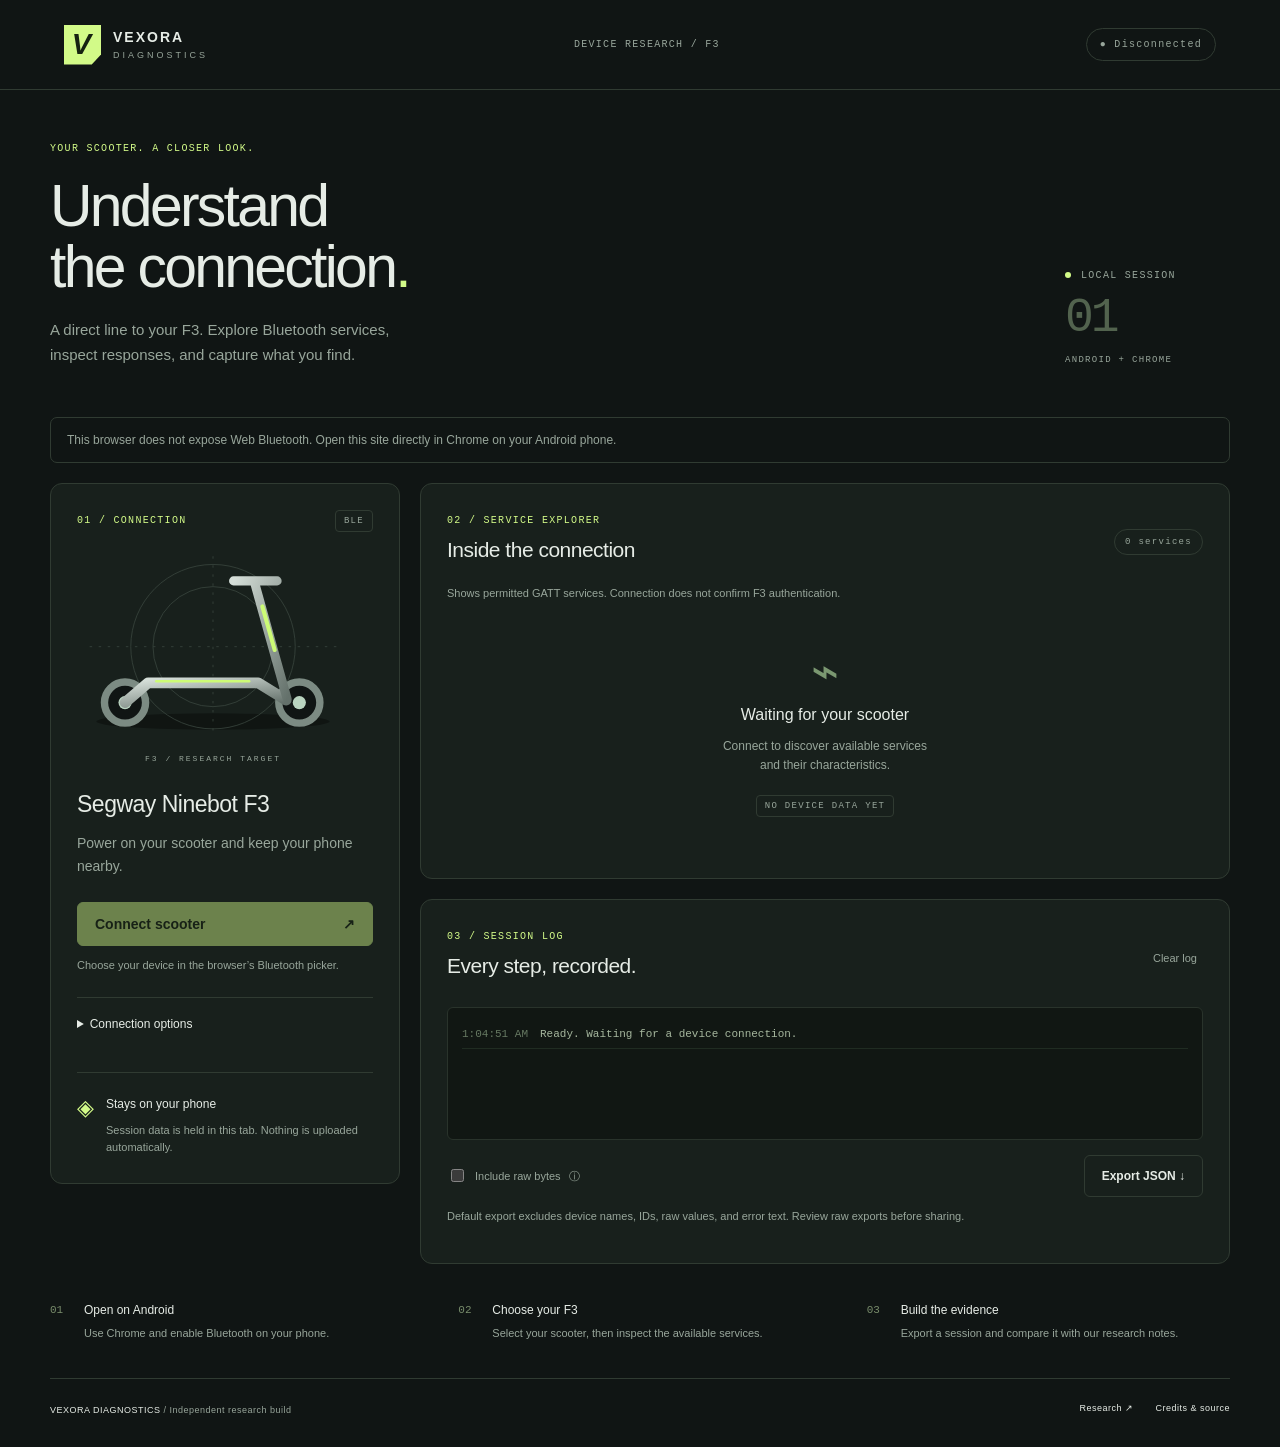
<file: docs/index.html>
<!doctype html>
<html lang="en"><head><meta charset="utf-8"><meta name="viewport" content="width=device-width,initial-scale=1"><meta name="theme-color" content="#101514"><meta name="description" content="Connect, inspect and document your Segway F3 with Android Web Bluetooth."><title>Vexora Diagnostics</title><link rel="stylesheet" href="style.css"><script type="module" src="app.js"></script></head>
<body><header><a class="brand" href="#"><span class="mark">V</span><span>VEXORA <small>DIAGNOSTICS</small></span></a><span class="header-note">DEVICE RESEARCH / F3</span><span class="badge" id="status">● Disconnected</span></header>
<main><section class="intro"><div><div class="eyebrow">YOUR SCOOTER. A CLOSER LOOK.</div><h1>Understand<br>the connection<span>.</span></h1><p>A direct line to your F3. Explore Bluetooth services,<br class="desktop"> inspect responses, and capture what you find.</p></div><div class="session-label"><span class="pulse"></span> LOCAL SESSION <b>01</b><span>ANDROID + CHROME</span></div></section>
<div id="compat" class="notice" role="status">Checking browser support…</div>
<div class="workspace"><section class="connect-panel panel"><div class="section-heading"><span class="eyebrow">01 / CONNECTION</span><span class="chip">BLE</span></div><div class="device-art" aria-hidden="true"><svg viewBox="0 0 360 240"><defs><linearGradient id="metal" x2="1" y2="1"><stop stop-color="#d5ded8"/><stop offset="1" stop-color="#64716b"/></linearGradient></defs><ellipse cx="180" cy="211" rx="142" ry="10" fill="#000" opacity=".35"/><g fill="none" stroke="#39453e" stroke-width="1"><circle cx="180" cy="120" r="100"/><circle cx="180" cy="120" r="73"/><path d="M30 120h300M180 10v220" stroke-dasharray="3 8"/></g><g stroke-linecap="round" stroke-linejoin="round"><circle cx="73" cy="188" r="25" fill="#101514" stroke="#7c8b83" stroke-width="9"/><circle cx="285" cy="188" r="25" fill="#101514" stroke="#7c8b83" stroke-width="9"/><circle cx="73" cy="188" r="8" fill="#b9d4c0"/><circle cx="285" cy="188" r="8" fill="#b9d4c0"/><path d="M73 188l28-24h134l34 21" fill="none" stroke="url(#metal)" stroke-width="13"/><path d="M270 183 230 40h-25m25 0h28" fill="none" stroke="url(#metal)" stroke-width="11"/><path d="m240 71 15 53" stroke="#cdfb76" stroke-width="5"/><path d="M111 162h113" stroke="#cdfb76" stroke-width="3"/></g></svg><span>F3 / RESEARCH TARGET</span></div><h2 id="deviceName">Segway Ninebot F3</h2><p id="connectionHelp" class="muted">Power on your scooter and keep your phone nearby.</p><button id="connect" class="primary">Connect scooter <span>↗</span></button><button id="disconnect" class="secondary" hidden>Disconnect</button><p class="fine">Choose your device in the browser’s Bluetooth picker.</p><details><summary>Connection options</summary><label class="check"><input id="allDevices" type="checkbox"> Show all nearby BLE devices</label><label for="custom">Additional service UUIDs</label><textarea id="custom" rows="3" placeholder="e.g. 180d or a full service UUID"></textarea><p class="fine">Reconnect after adding UUIDs. Browsers only expose services requested in the picker.</p></details><div class="privacy"><span>◈</span><div><strong>Stays on your phone</strong><p>Session data is held in this tab. Nothing is uploaded automatically.</p></div></div></section>
<div class="right"><section class="panel explorer"><div class="section-heading"><div><span class="eyebrow">02 / SERVICE EXPLORER</span><h2>Inside the connection</h2></div><span class="count" id="serviceCount">0 services</span></div><p class="muted scope">Shows permitted GATT services. Connection does not confirm F3 authentication.</p><div id="services" class="services"><div class="empty"><span class="empty-icon">⌁</span><h3>Waiting for your scooter</h3><p>Connect to discover available services<br>and their characteristics.</p><span class="mini-tag">NO DEVICE DATA YET</span></div></div></section>
<section class="panel log-panel"><div class="section-heading"><div><span class="eyebrow">03 / SESSION LOG</span><h2>Every step, recorded.</h2></div><button id="clear" class="text-button">Clear log</button></div><div id="log" class="log" role="log" aria-live="polite"></div><div class="export-row"><label class="check"><input id="raw" type="checkbox"> Include raw bytes <span title="Values can contain identifiers. Review before publishing.">ⓘ</span></label><button id="export" class="secondary">Export JSON ↓</button></div><p class="fine">Default export excludes device names, IDs, raw values, and error text. Review raw exports before sharing.</p></section></div></div>
<section class="steps"><div><span>01</span><h3>Open on Android</h3><p>Use Chrome and enable Bluetooth on your phone.</p></div><div><span>02</span><h3>Choose your F3</h3><p>Select your scooter, then inspect the available services.</p></div><div><span>03</span><h3>Build the evidence</h3><p>Export a session and compare it with our research notes.</p></div></section>
<footer><span>VEXORA DIAGNOSTICS <span class="muted">/ Independent research build</span></span><div><a href="https://github.com/jordankingsystems-ctrl/segway-f3-ble-research" target="_blank" rel="noopener">Research ↗</a><a href="about.html">Credits & source</a></div></footer></main></body></html>
</file>
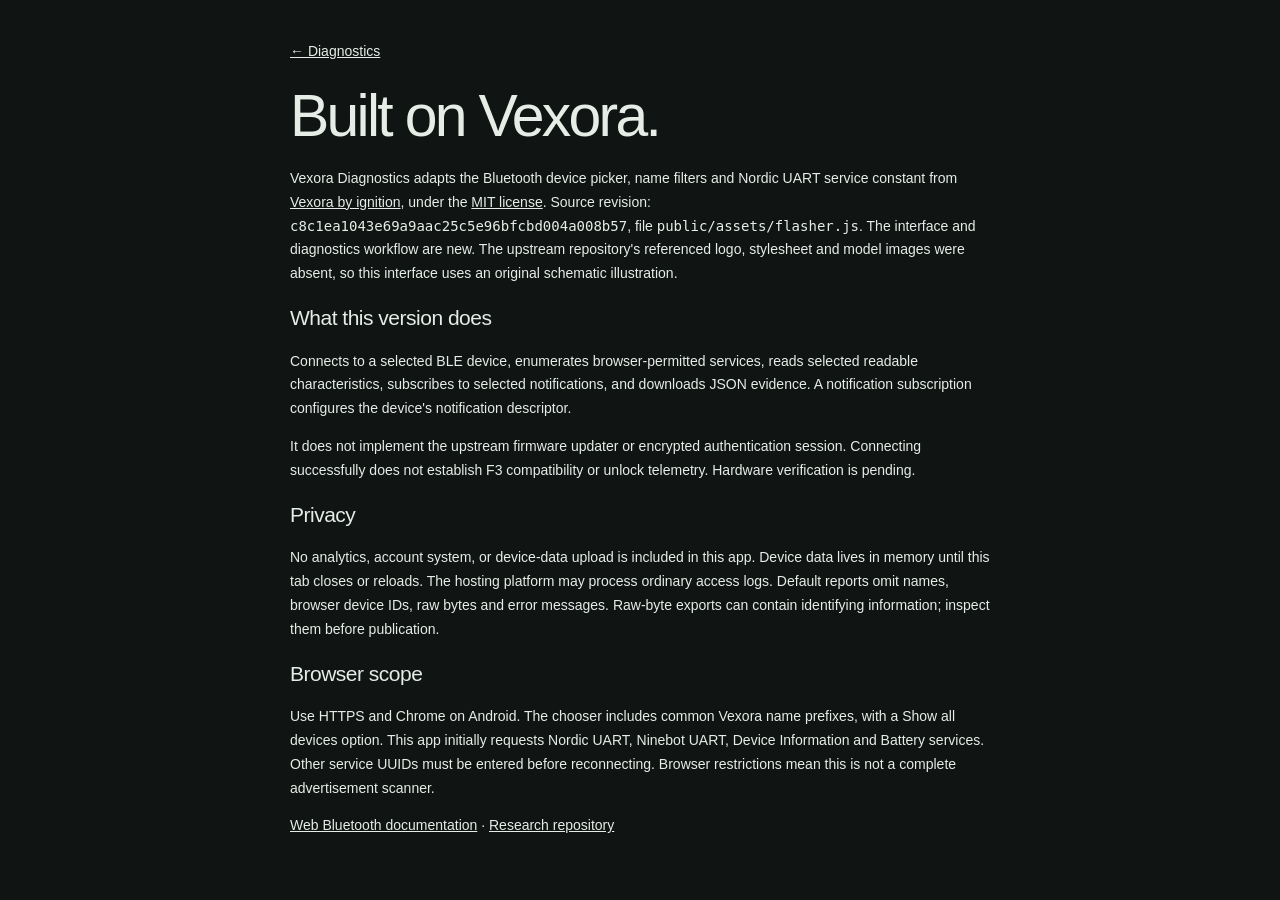
<file: docs/about.html>
<!doctype html><html lang="en"><head><meta charset="utf-8"><meta name="viewport" content="width=device-width,initial-scale=1"><title>Credits · Vexora Diagnostics</title><link rel="stylesheet" href="style.css"></head><body><main class="about"><a href="index.html">← Diagnostics</a><h1>Built on Vexora.</h1><p>Vexora Diagnostics adapts the Bluetooth device picker, name filters and Nordic UART service constant from <a href="https://github.com/tezitec-png/Vexora">Vexora by ignition</a>, under the <a href="LICENSE">MIT license</a>. Source revision: <code>c8c1ea1043e69a9aac25c5e96bfcbd004a008b57</code>, file <code>public/assets/flasher.js</code>. The interface and diagnostics workflow are new. The upstream repository's referenced logo, stylesheet and model images were absent, so this interface uses an original schematic illustration.</p><h2>What this version does</h2><p>Connects to a selected BLE device, enumerates browser-permitted services, reads selected readable characteristics, subscribes to selected notifications, and downloads JSON evidence. A notification subscription configures the device's notification descriptor.</p><p>It does not implement the upstream firmware updater or encrypted authentication session. Connecting successfully does not establish F3 compatibility or unlock telemetry. Hardware verification is pending.</p><h2>Privacy</h2><p>No analytics, account system, or device-data upload is included in this app. Device data lives in memory until this tab closes or reloads. The hosting platform may process ordinary access logs. Default reports omit names, browser device IDs, raw bytes and error messages. Raw-byte exports can contain identifying information; inspect them before publication.</p><h2>Browser scope</h2><p>Use HTTPS and Chrome on Android. The chooser includes common Vexora name prefixes, with a Show all devices option. This app initially requests Nordic UART, Ninebot UART, Device Information and Battery services. Other service UUIDs must be entered before reconnecting. Browser restrictions mean this is not a complete advertisement scanner.</p><p><a href="https://developer.chrome.com/docs/capabilities/bluetooth">Web Bluetooth documentation</a> · <a href="https://github.com/jordankingsystems-ctrl/segway-f3-ble-research">Research repository</a></p></main></body></html>
</file>
<file: docs/style.css>
:root{color-scheme:dark;--bg:#101514;--panel:#18201c;--line:#303b32;--text:#e6ece6;--muted:#98a69b;--accent:#d2fa88}*{box-sizing:border-box}body{margin:0;background:var(--bg);color:var(--text);font-family:Arial,Helvetica,sans-serif;font-size:14px}button,input,textarea{font:inherit}button,a,input,summary{touch-action:manipulation}button{cursor:pointer}button:disabled{opacity:.45;cursor:not-allowed}a{color:inherit;text-decoration:none}a:hover{color:var(--accent)}header{height:90px;border-bottom:1px solid var(--line);display:flex;align-items:center;justify-content:space-between;padding:0 max(5vw,20px);gap:15px}.brand{display:flex;align-items:center;gap:12px;font-weight:800;letter-spacing:2px}.brand small{display:block;font-size:9px;letter-spacing:3px;font-weight:400;margin-top:5px;color:var(--muted)}.mark{display:grid;place-items:center;background:var(--accent);color:#162211;width:37px;height:40px;clip-path:polygon(0 0,100% 0,100% 75%,75% 100%,0 100%);font-size:29px;font-style:italic}.header-note,.eyebrow,.badge,.session-label,.chip,.count,.mini-tag,.device-art>span{font-family:Consolas,monospace;font-size:10px;letter-spacing:1.3px}.header-note{color:var(--muted)}.badge{border:1px solid var(--line);padding:10px 13px;border-radius:30px;color:var(--muted)}main{max-width:1280px;padding:0 50px;margin:auto}.intro{display:flex;justify-content:space-between;align-items:flex-end;padding:53px 0 34px}.eyebrow{color:var(--accent)}h1{font-size:clamp(38px,4.6vw,64px);line-height:1.04;letter-spacing:-2.7px;font-weight:500;margin:21px 0}h1 span{color:var(--accent)}.intro p{color:var(--muted);line-height:1.65;font-size:15px}.session-label{display:flex;flex-wrap:wrap;gap:10px;align-items:center;width:165px;color:var(--muted);padding-bottom:18px}.session-label b{font-size:48px;display:block;width:100%;font-weight:400;letter-spacing:-3px;color:#52634e}.session-label>span:last-child{font-size:9px}.pulse{width:6px;height:6px;border-radius:50%;background:var(--accent)}.notice{padding:13px 16px;border:1px solid var(--line);margin-bottom:20px;border-radius:7px;color:var(--muted);line-height:1.5;font-size:12px}.workspace{display:grid;grid-template-columns:350px 1fr;gap:20px;align-items:start}.panel{background:var(--panel);border:1px solid var(--line);border-radius:12px;padding:26px}.section-heading{display:flex;align-items:center;justify-content:space-between;gap:12px}.chip,.mini-tag{border:1px solid var(--line);color:var(--muted);padding:5px 8px;border-radius:4px;font-size:9px}.device-art{margin:16px -12px 27px;text-align:center}.device-art svg{width:100%;max-height:240px}.device-art>span{color:var(--muted);font-size:8px;letter-spacing:2px}h2{font-size:21px;letter-spacing:-.5px;font-weight:500;margin:12px 0}.connect-panel h2{font-size:23px}.muted{color:var(--muted);line-height:1.6}.primary,.secondary{padding:13px 17px;border-radius:6px;border:1px solid var(--line);font-weight:600;font-size:12px}.primary{display:flex;justify-content:space-between;background:var(--accent);border-color:var(--accent);color:#172310;width:100%;margin-top:25px;font-size:14px}.primary:hover{background:#e0ffa7}.secondary{color:var(--text);background:transparent}.secondary:hover{background:#29382b}#disconnect{width:100%;margin-top:10px}.fine{font-size:11px;line-height:1.6;color:var(--muted)}details{border-top:1px solid var(--line);margin-top:22px;padding-top:19px;font-size:12px}summary{cursor:pointer;color:var(--text);margin-bottom:16px}label{display:block;color:var(--muted);font-size:11px}.check{display:flex;gap:8px;align-items:center;line-height:1.5;margin:8px 0 14px}input{accent-color:var(--accent)}textarea{background:#101712;border:1px solid var(--line);border-radius:5px;color:var(--text);padding:10px;width:100%;margin-top:9px;resize:vertical;font-size:11px}.privacy{display:flex;gap:12px;margin-top:25px;padding-top:22px;border-top:1px solid var(--line)}.privacy>span{color:var(--accent);font-size:22px}.privacy strong{font-size:12px;font-weight:400}.privacy p{font-size:11px;color:var(--muted);line-height:1.6;margin-bottom:0}.right{display:grid;gap:20px}.count{white-space:nowrap;border:1px solid var(--line);padding:7px 10px;border-radius:20px;color:var(--muted);font-size:9px}.scope{font-size:11px}.empty{display:grid;justify-items:center;text-align:center;padding:29px 0 35px}.empty-icon{font-size:47px;color:#7b9871}.empty h3{font-size:16px;font-weight:400;margin:8px 0}.empty p{color:var(--muted);font-size:12px;line-height:1.6;margin:5px 0 20px}.text-button{background:none;border:none;color:var(--muted);font-size:11px}.log{font:11px/1.8 Consolas,monospace;background:#111713;border:1px solid #29332b;border-radius:6px;padding:14px;margin-top:17px;height:133px;overflow:auto;color:#a6b79e;overflow-wrap:anywhere}.log div{border-bottom:1px solid #202c22;padding:3px 0}.log time{color:#667962;margin-right:12px}.export-row{display:flex;align-items:center;justify-content:space-between;gap:15px;margin-top:15px}.export-row .check{margin:0}.steps{display:grid;grid-template-columns:repeat(3,1fr);gap:45px;padding:36px 0}.steps>div{position:relative;padding-left:34px}.steps span{position:absolute;left:0;top:4px;color:#788c6b;font:11px Consolas,monospace}.steps h3{font-size:12px;font-weight:500;margin:3px 0 8px}.steps p{font-size:11px;color:var(--muted);line-height:1.6;margin:0}footer{border-top:1px solid var(--line);padding:24px 0 30px;display:flex;justify-content:space-between;gap:20px;font-size:9px;letter-spacing:.5px}footer>div{display:flex;gap:22px}.services{max-height:490px;overflow:auto}.service{border-top:1px solid var(--line);padding:15px 0}.uuid{font:10px/1.6 Consolas,monospace;overflow-wrap:anywhere;color:var(--accent)}.char{border-left:2px solid var(--line);padding:10px 12px;margin-top:10px;background:#141c17}.char .uuid{color:var(--text)}.props{color:var(--muted);font-size:10px;margin:6px 0}.actions{display:flex;gap:8px;flex-wrap:wrap}.actions button{padding:7px 11px;font-size:10px}.value{font:11px/1.5 Consolas,monospace;color:var(--accent);overflow-wrap:anywhere;margin-top:10px}.about{max-width:800px;line-height:1.7;padding-top:40px}.about a{text-decoration:underline}.about pre{white-space:pre-wrap}button:focus-visible,a:focus-visible,summary:focus-visible,input:focus-visible,textarea:focus-visible{outline:2px solid var(--accent);outline-offset:4px}[hidden]{display:none!important}@media(max-width:850px){main{padding:0 22px}.workspace{grid-template-columns:290px 1fr}.panel{padding:20px}.header-note{display:none}.export-row{align-items:flex-start;flex-direction:column}}@media(max-width:650px){header{height:75px;padding:0 20px}.brand{font-size:13px}.badge{font-size:9px;padding:8px}.intro{padding:35px 0 20px}.session-label{display:none}h1{font-size:43px}.intro p{font-size:13px}.workspace{grid-template-columns:1fr}.device-art{margin:0 auto 15px;width:240px}.connect-panel h2{text-align:center}.connect-panel>p{text-align:center}.steps{gap:24px;grid-template-columns:1fr}.export-row{align-items:center;flex-direction:row}footer{flex-direction:column;line-height:1.7}.panel{padding:22px}.desktop{display:none}}
:where(.panel,.right,.workspace>*){min-width:0}.device-art{max-width:100%}
</file>
